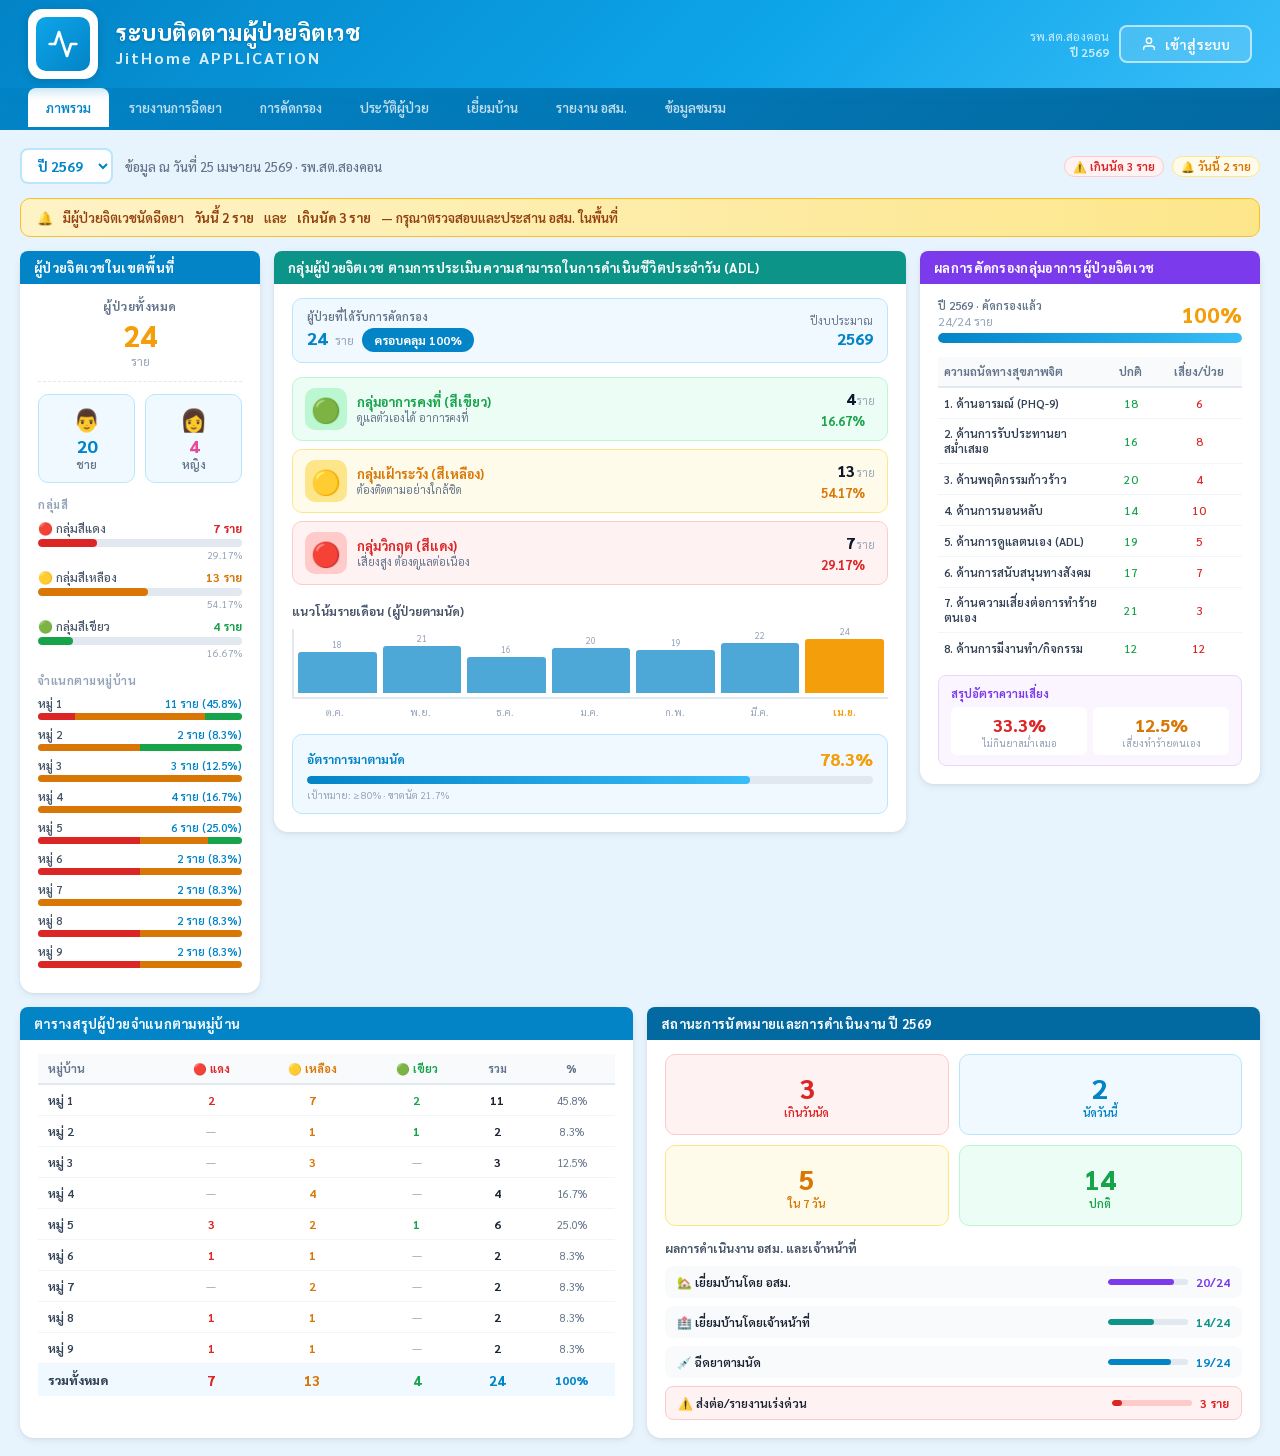
<file: project/JitHome Dashboard.html>
<!DOCTYPE html>
<html lang="th">
<head>
<meta charset="UTF-8">
<meta name="viewport" content="width=device-width, initial-scale=1.0">
<title>JitHome — ระบบติดตามผู้ป่วยจิตเวช</title>
<link href="https://fonts.googleapis.com/css2?family=Sarabun:wght@300;400;500;600;700;800&display=swap" rel="stylesheet">
<style>
*,*::before,*::after{box-sizing:border-box;margin:0;padding:0}
body{font-family:'Sarabun',sans-serif;background:#e8f4fd;min-height:100vh;color:#1a2332;-webkit-font-smoothing:antialiased}

/* ─── HEADER ─── */
.app-header{background:linear-gradient(135deg,#0284c7 0%,#0ea5e9 60%,#38bdf8 100%);padding:0 28px;display:flex;align-items:center;justify-content:space-between;min-height:88px;position:sticky;top:0;z-index:20;box-shadow:0 2px 12px rgba(2,132,199,.3)}
.header-brand{display:flex;align-items:center;gap:18px}
.logo-box{width:70px;height:70px;background:#fff;border-radius:14px;display:flex;align-items:center;justify-content:center;box-shadow:0 2px 8px rgba(0,0,0,.15);flex-shrink:0}
.logo-inner{width:54px;height:54px;background:linear-gradient(135deg,#0ea5e9,#0284c7);border-radius:10px;display:flex;align-items:center;justify-content:center}
.logo-text-wrap{display:flex;flex-direction:column}
.logo-th{font-size:22px;font-weight:800;color:#fff;letter-spacing:.5px;line-height:1.1;text-shadow:0 1px 3px rgba(0,0,0,.2)}
.logo-en{font-size:16px;font-weight:700;color:rgba(255,255,255,.85);letter-spacing:2px;margin-top:2px}
.header-login{background:rgba(255,255,255,.15);border:2px solid rgba(255,255,255,.6);color:#fff;padding:8px 20px;border-radius:8px;font-family:'Sarabun',sans-serif;font-size:14px;font-weight:600;cursor:pointer;display:flex;align-items:center;gap:8px;transition:.15s;white-space:nowrap}
.header-login:hover{background:rgba(255,255,255,.25)}

/* ─── NAV TABS ─── */
.nav-bar{background:linear-gradient(135deg,#0284c7,#0369a1);padding:0 28px;display:flex;align-items:flex-end;gap:2px;overflow-x:auto;scrollbar-width:none}
.nav-bar::-webkit-scrollbar{display:none}
.nav-tab{padding:11px 18px;font-size:13px;font-weight:600;color:rgba(255,255,255,.75);cursor:pointer;border-radius:8px 8px 0 0;border:none;background:none;font-family:'Sarabun',sans-serif;white-space:nowrap;transition:.15s;border-bottom:3px solid transparent}
.nav-tab:hover{color:#fff;background:rgba(255,255,255,.1)}
.nav-tab.active{background:#fff;color:#0284c7;border-bottom:3px solid #0284c7}

/* ─── MAIN CONTENT ─── */
.main{padding:18px 20px;max-width:1400px;margin:0 auto}

/* ─── YEAR SELECTOR ─── */
.year-bar{display:flex;align-items:center;gap:12px;margin-bottom:14px}
.year-select{padding:6px 12px;border:2px solid #bae6fd;border-radius:8px;font-family:'Sarabun',sans-serif;font-size:14px;font-weight:700;color:#0284c7;background:#fff;cursor:pointer;outline:none}
.year-label{font-size:13px;color:#64748b;font-weight:500}

/* ─── 3-COL GRID ─── */
.dashboard-grid{display:grid;grid-template-columns:240px 1fr 340px;gap:14px;align-items:start}
@media(max-width:1100px){.dashboard-grid{grid-template-columns:220px 1fr 300px}}
@media(max-width:860px){.dashboard-grid{grid-template-columns:1fr;gap:12px}}

/* ─── CARD ─── */
.card{background:#fff;border-radius:14px;padding:18px;box-shadow:0 2px 8px rgba(0,0,0,.07),0 1px 3px rgba(0,0,0,.05)}
.card-title{font-size:13px;font-weight:700;color:#fff;background:#0284c7;border-radius:8px 8px 0 0;padding:8px 14px;margin:-18px -18px 14px;letter-spacing:.3px}
.card-title.purple{background:#7c3aed}
.card-title.teal{background:#0d9488}

/* ─── LEFT PANEL ─── */
.total-box{text-align:center;padding-bottom:12px;border-bottom:1px dashed #e2e8f0;margin-bottom:12px}
.total-label{font-size:12px;font-weight:700;color:#64748b;text-transform:uppercase;letter-spacing:.5px}
.total-num{font-size:30px;font-weight:800;color:#f59e0b;line-height:1.1;margin:4px 0 2px}
.total-unit{font-size:12px;color:#94a3b8}
.gender-row{display:flex;gap:10px;margin-bottom:14px}
.gender-box{flex:1;background:#f0f9ff;border-radius:10px;padding:10px;text-align:center;border:1.5px solid #bae6fd}
.gender-num{font-size:18px;font-weight:800;margin:4px 0 2px;line-height:1}
.gender-label{font-size:11px;color:#64748b;font-weight:600}
.age-row{margin-bottom:8px}
.age-label{display:flex;justify-content:space-between;font-size:12px;color:#475569;margin-bottom:3px;font-weight:500}
.age-bar{height:8px;background:#e2e8f0;border-radius:4px;overflow:hidden}
.age-fill{height:100%;border-radius:4px;transition:width .6s ease}

/* ─── MIDDLE PANEL ─── */
.section-sub{font-size:12px;color:#64748b;margin-bottom:14px;line-height:1.6;font-weight:500}
.adl-row{display:flex;align-items:center;gap:10px;padding:10px 12px;border-radius:10px;margin-bottom:8px;border:1.5px solid transparent}
.adl-icon{width:42px;height:42px;border-radius:10px;display:flex;align-items:center;justify-content:center;flex-shrink:0;font-size:20px}
.adl-name{font-size:13px;font-weight:700;flex:1}
.adl-count{font-size:16px;font-weight:800;color:#0f172a}
.adl-unit{font-size:11px;color:#94a3b8;margin-left:2px}
.adl-pct{font-size:13px;font-weight:700;padding:3px 10px;border-radius:20px;white-space:nowrap}

.screened-box{background:#f0f9ff;border:1.5px solid #bae6fd;border-radius:10px;padding:10px 14px;margin-bottom:14px;display:flex;align-items:center;justify-content:space-between}
.screened-num{font-size:18px;font-weight:800;color:#0284c7}
.screened-pct{font-size:13px;color:#64748b}
.cov-pill{background:#0284c7;color:#fff;padding:4px 12px;border-radius:20px;font-size:12px;font-weight:700}

/* ─── RIGHT PANEL ─── */
.coverage-bar-wrap{margin-bottom:14px}
.coverage-row{display:flex;align-items:center;justify-content:space-between;margin-bottom:4px}
.coverage-pct{font-size:22px;font-weight:800;color:#f59e0b}
.coverage-detail{font-size:11px;color:#94a3b8}
.progress-main{height:10px;background:#e2e8f0;border-radius:5px;overflow:hidden;margin-bottom:12px}
.progress-fill{height:100%;background:linear-gradient(90deg,#0284c7,#38bdf8);border-radius:5px;transition:width .8s ease}

.screen-table{width:100%;border-collapse:collapse;font-size:12px}
.screen-table th{padding:7px 8px;font-weight:700;font-size:11px;text-align:center;color:#64748b;background:#f8fafc;border-bottom:2px solid #e2e8f0}
.screen-table th:first-child{text-align:left;padding-left:6px}
.screen-table td{padding:7px 8px;border-bottom:1px solid #f1f5f9;text-align:center;font-weight:500}
.screen-table td:first-child{text-align:left;font-size:11.5px;color:#334155;padding-left:6px;font-weight:600}
.screen-table tr:last-child td{border-bottom:none}
.screen-table tr:hover td{background:#f8fafc}
.num-ok{color:#16a34a;font-weight:700}
.num-risk{color:#dc2626;font-weight:700}

/* ─── BOTTOM ROW ─── */
.bottom-grid{display:grid;grid-template-columns:1fr 1fr;gap:14px;margin-top:14px}
@media(max-width:700px){.bottom-grid{grid-template-columns:1fr}}

.village-table{width:100%;border-collapse:collapse;font-size:12px}
.village-table th{padding:7px 10px;font-size:11px;font-weight:700;color:#64748b;background:#f8fafc;border-bottom:2px solid #e2e8f0;text-align:center}
.village-table th:first-child{text-align:left}
.village-table td{padding:7px 10px;border-bottom:1px solid #f1f5f9;text-align:center}
.village-table td:first-child{text-align:left;font-weight:600;color:#334155}
.village-table tr:last-child td{border-bottom:none;font-weight:800;background:#f0f9ff}

.trend-row{display:flex;align-items:flex-end;gap:4px;height:60px;padding:0 4px}
.trend-bar-wrap{flex:1;display:flex;flex-direction:column;align-items:center;gap:4px}
.trend-bar{width:100%;border-radius:4px 4px 0 0;min-height:4px;transition:height .6s ease}
.trend-label{font-size:9px;color:#94a3b8;white-space:nowrap}

/* ─── MINI CHIPS ─── */
.chip{display:inline-flex;align-items:center;gap:4px;padding:2px 8px;border-radius:20px;font-size:11px;font-weight:700}
.chip.red{background:#fef2f2;color:#dc2626;border:1px solid #fecaca}
.chip.yellow{background:#fffbeb;color:#d97706;border:1px solid #fde68a}
.chip.green{background:#ecfdf5;color:#16a34a;border:1px solid #bbf7d0}

/* ─── NOTIFICATION BAR ─── */
.notif-bar{background:linear-gradient(90deg,#fef3c7,#fde68a);border:1.5px solid #fbbf24;border-radius:10px;padding:10px 16px;margin-bottom:14px;display:flex;align-items:center;gap:10px;font-size:13px;color:#92400e;font-weight:600}
</style>
</head>
<body>

<!-- HEADER -->
<div class="app-header">
  <div class="header-brand">
    <div class="logo-box">
      <div class="logo-inner">
        <svg width="32" height="32" viewBox="0 0 24 24" fill="none" stroke="#fff" stroke-width="2" stroke-linecap="round" stroke-linejoin="round">
          <path d="M22 12h-4l-3 9L9 3l-3 9H2"/>
        </svg>
      </div>
    </div>
    <div class="logo-text-wrap">
      <div class="logo-th">ระบบติดตามผู้ป่วยจิตเวช</div>
      <div class="logo-en">JitHome APPLICATION</div>
    </div>
  </div>
  <div style="display:flex;align-items:center;gap:10px">
    <div style="font-size:12px;color:rgba(255,255,255,.75);text-align:right">รพ.สต.สองคอน<br><span style="font-weight:700">ปี 2569</span></div>
    <button class="header-login">
      <svg width="16" height="16" viewBox="0 0 24 24" fill="none" stroke="currentColor" stroke-width="2"><path d="M20 21v-2a4 4 0 00-4-4H8a4 4 0 00-4 4v2"/><circle cx="12" cy="7" r="4"/></svg>
      เข้าสู่ระบบ
    </button>
  </div>
</div>

<!-- NAV TABS -->
<div class="nav-bar">
  <button class="nav-tab active" onclick="setTab(this)">ภาพรวม</button>
  <button class="nav-tab" onclick="setTab(this)">รายงานการฉีดยา</button>
  <button class="nav-tab" onclick="setTab(this)">การคัดกรอง</button>
  <button class="nav-tab" onclick="setTab(this)">ประวัติผู้ป่วย</button>
  <button class="nav-tab" onclick="setTab(this)">เยี่ยมบ้าน</button>
  <button class="nav-tab" onclick="setTab(this)">รายงาน อสม.</button>
  <button class="nav-tab" onclick="setTab(this)">ข้อมูลชมรม</button>
</div>

<!-- MAIN -->
<div class="main">

  <!-- Year bar -->
  <div class="year-bar">
    <select class="year-select" id="yearSel" onchange="updateYear()">
      <option>ปี 2569</option>
      <option>ปี 2568</option>
      <option>ปี 2567</option>
    </select>
    <span class="year-label">ข้อมูล ณ วันที่ 25 เมษายน 2569 · รพ.สต.สองคอน</span>
    <div style="margin-left:auto;display:flex;gap:8px">
      <span class="chip red">⚠️ เกินนัด 3 ราย</span>
      <span class="chip yellow">🔔 วันนี้ 2 ราย</span>
    </div>
  </div>

  <!-- Notification -->
  <div class="notif-bar">
    <span>🔔</span>
    มีผู้ป่วยจิตเวชนัดฉีดยา <strong>วันนี้ 2 ราย</strong> และ <strong>เกินนัด 3 ราย</strong> — กรุณาตรวจสอบและประสาน อสม. ในพื้นที่
  </div>

  <!-- 3-col grid -->
  <div class="dashboard-grid">

    <!-- LEFT: Population stats -->
    <div class="card">
      <div class="card-title">ผู้ป่วยจิตเวชในเขตพื้นที่</div>
      <div class="total-box">
        <div class="total-label">ผู้ป่วยทั้งหมด</div>
        <div class="total-num" id="totalNum">24</div>
        <div class="total-unit">ราย</div>
      </div>

      <div class="gender-row">
        <div class="gender-box">
          <div style="font-size:22px">👨</div>
          <div class="gender-num" style="color:#0284c7" id="maleNum">20</div>
          <div class="gender-label">ชาย</div>
        </div>
        <div class="gender-box">
          <div style="font-size:22px">👩</div>
          <div class="gender-num" style="color:#ec4899" id="femaleNum">4</div>
          <div class="gender-label">หญิง</div>
        </div>
      </div>

      <!-- By group color -->
      <div style="margin-bottom:14px">
        <div style="font-size:11px;font-weight:700;color:#94a3b8;text-transform:uppercase;letter-spacing:.5px;margin-bottom:8px">กลุ่มสี</div>
        <div class="age-row">
          <div class="age-label"><span>🔴 กลุ่มสีแดง</span><span style="font-weight:700;color:#dc2626" id="redCount">7 ราย</span></div>
          <div class="age-bar"><div class="age-fill" id="redBar" style="background:#dc2626;width:29%"></div></div>
          <div style="font-size:10px;color:#94a3b8;text-align:right;margin-top:1px" id="redPct">29.17%</div>
        </div>
        <div class="age-row" style="margin-top:8px">
          <div class="age-label"><span>🟡 กลุ่มสีเหลือง</span><span style="font-weight:700;color:#d97706" id="yellowCount">13 ราย</span></div>
          <div class="age-bar"><div class="age-fill" id="yellowBar" style="background:#d97706;width:54%"></div></div>
          <div style="font-size:10px;color:#94a3b8;text-align:right;margin-top:1px" id="yellowPct">54.17%</div>
        </div>
        <div class="age-row" style="margin-top:8px">
          <div class="age-label"><span>🟢 กลุ่มสีเขียว</span><span style="font-weight:700;color:#16a34a" id="greenCount">4 ราย</span></div>
          <div class="age-bar"><div class="age-fill" id="greenBar" style="background:#16a34a;width:17%"></div></div>
          <div style="font-size:10px;color:#94a3b8;text-align:right;margin-top:1px" id="greenPct">16.67%</div>
        </div>
      </div>

      <!-- By village -->
      <div style="font-size:11px;font-weight:700;color:#94a3b8;text-transform:uppercase;letter-spacing:.5px;margin-bottom:8px">จำแนกตามหมู่บ้าน</div>
      <div id="villageBreakdown"></div>
    </div>

    <!-- MIDDLE: ADL-style group breakdown -->
    <div class="card">
      <div class="card-title teal">กลุ่มผู้ป่วยจิตเวช ตามการประเมินความสามารถในการดำเนินชีวิตประจำวัน (ADL)</div>

      <div class="screened-box">
        <div>
          <div style="font-size:11px;color:#64748b;font-weight:600">ผู้ป่วยที่ได้รับการคัดกรอง</div>
          <div style="display:flex;align-items:baseline;gap:8px;margin-top:2px">
            <span class="screened-num" id="screenedNum">24</span>
            <span style="font-size:12px;color:#94a3b8">ราย</span>
            <span class="cov-pill" id="coveragePill">ครอบคลุม 100%</span>
          </div>
        </div>
        <div style="text-align:right">
          <div style="font-size:11px;color:#64748b">ปีงบประมาณ</div>
          <div style="font-size:16px;font-weight:800;color:#0284c7">2569</div>
        </div>
      </div>

      <!-- ADL groups -->
      <div class="adl-row" style="background:#ecfdf5;border-color:#bbf7d0">
        <div class="adl-icon" style="background:#bbf7d0;font-size:24px">🟢</div>
        <div style="flex:1">
          <div class="adl-name" style="color:#16a34a">กลุ่มอาการคงที่ (สีเขียว)</div>
          <div style="font-size:11px;color:#64748b">ดูแลตัวเองได้ อาการคงที่</div>
        </div>
        <div style="text-align:right">
          <span class="adl-count" id="stableCount">4</span><span class="adl-unit">ราย</span><br>
          <span class="adl-pct" style="background:#ecfdf5;color:#16a34a" id="stablePct">16.67%</span>
        </div>
      </div>

      <div class="adl-row" style="background:#fffbeb;border-color:#fde68a">
        <div class="adl-icon" style="background:#fde68a;font-size:24px">🟡</div>
        <div style="flex:1">
          <div class="adl-name" style="color:#d97706">กลุ่มเฝ้าระวัง (สีเหลือง)</div>
          <div style="font-size:11px;color:#64748b">ต้องติดตามอย่างใกล้ชิด</div>
        </div>
        <div style="text-align:right">
          <span class="adl-count" id="watchCount">13</span><span class="adl-unit">ราย</span><br>
          <span class="adl-pct" style="background:#fffbeb;color:#d97706" id="watchPct">54.17%</span>
        </div>
      </div>

      <div class="adl-row" style="background:#fef2f2;border-color:#fecaca">
        <div class="adl-icon" style="background:#fecaca;font-size:24px">🔴</div>
        <div style="flex:1">
          <div class="adl-name" style="color:#dc2626">กลุ่มวิกฤต (สีแดง)</div>
          <div style="font-size:11px;color:#64748b">เสี่ยงสูง ต้องดูแลต่อเนื่อง</div>
        </div>
        <div style="text-align:right">
          <span class="adl-count" id="critCount">7</span><span class="adl-unit">ราย</span><br>
          <span class="adl-pct" style="background:#fef2f2;color:#dc2626" id="critPct">29.17%</span>
        </div>
      </div>

      <!-- Trend chart -->
      <div style="margin-top:18px">
        <div style="font-size:12px;font-weight:700;color:#475569;margin-bottom:10px">แนวโน้มรายเดือน (ผู้ป่วยตามนัด)</div>
        <div style="display:flex;align-items:flex-end;gap:4px;height:70px;padding:0 4px;border-bottom:2px solid #e2e8f0;border-left:2px solid #e2e8f0;margin-bottom:6px">
          <div id="trendBars" style="display:flex;align-items:flex-end;gap:6px;width:100%;height:100%;padding-bottom:4px"></div>
        </div>
        <div id="trendLabels" style="display:flex;gap:6px;padding:0 4px"></div>
      </div>

      <!-- Compliance rate -->
      <div style="margin-top:16px;padding:12px 14px;background:#f0f9ff;border-radius:10px;border:1.5px solid #bae6fd">
        <div style="display:flex;justify-content:space-between;align-items:center;margin-bottom:6px">
          <div style="font-size:12px;font-weight:700;color:#0284c7">อัตราการมาตามนัด</div>
          <span style="font-size:18px;font-weight:800;color:#f59e0b">78.3%</span>
        </div>
        <div style="height:8px;background:#e2e8f0;border-radius:4px;overflow:hidden">
          <div style="width:78.3%;height:100%;background:linear-gradient(90deg,#0284c7,#38bdf8);border-radius:4px"></div>
        </div>
        <div style="font-size:10px;color:#94a3b8;margin-top:4px">เป้าหมาย: ≥ 80% · ขาดนัด 21.7%</div>
      </div>
    </div>

    <!-- RIGHT: Screening results -->
    <div class="card">
      <div class="card-title purple">ผลการคัดกรองกลุ่มอาการผู้ป่วยจิตเวช</div>

      <div class="coverage-bar-wrap">
        <div class="coverage-row">
          <div>
            <div style="font-size:11px;color:#64748b;font-weight:600">ปี 2569 · คัดกรองแล้ว</div>
            <div style="font-size:12px;color:#94a3b8">24/24 ราย</div>
          </div>
          <div class="coverage-pct">100%</div>
        </div>
        <div class="progress-main">
          <div class="progress-fill" style="width:100%"></div>
        </div>
      </div>

      <table class="screen-table">
        <thead>
          <tr>
            <th style="width:55%">ความถนัดทางสุขภาพจิต</th>
            <th>ปกติ</th>
            <th>เสี่ยง/ป่วย</th>
          </tr>
        </thead>
        <tbody>
          <tr>
            <td>1. ด้านอารมณ์ (PHQ-9)</td>
            <td class="num-ok">18</td>
            <td class="num-risk">6</td>
          </tr>
          <tr>
            <td>2. ด้านการรับประทานยาสม่ำเสมอ</td>
            <td class="num-ok">16</td>
            <td class="num-risk">8</td>
          </tr>
          <tr>
            <td>3. ด้านพฤติกรรมก้าวร้าว</td>
            <td class="num-ok">20</td>
            <td class="num-risk">4</td>
          </tr>
          <tr>
            <td>4. ด้านการนอนหลับ</td>
            <td class="num-ok">14</td>
            <td class="num-risk">10</td>
          </tr>
          <tr>
            <td>5. ด้านการดูแลตนเอง (ADL)</td>
            <td class="num-ok">19</td>
            <td class="num-risk">5</td>
          </tr>
          <tr>
            <td>6. ด้านการสนับสนุนทางสังคม</td>
            <td class="num-ok">17</td>
            <td class="num-risk">7</td>
          </tr>
          <tr>
            <td>7. ด้านความเสี่ยงต่อการทำร้ายตนเอง</td>
            <td class="num-ok">21</td>
            <td class="num-risk">3</td>
          </tr>
          <tr>
            <td>8. ด้านการมีงานทำ/กิจกรรม</td>
            <td class="num-ok">12</td>
            <td class="num-risk">12</td>
          </tr>
        </tbody>
      </table>

      <div style="margin-top:12px;padding:10px 12px;background:#faf5ff;border-radius:8px;border:1px solid #e9d5ff">
        <div style="font-size:11px;font-weight:700;color:#7c3aed;margin-bottom:6px">สรุปอัตราความเสี่ยง</div>
        <div style="display:grid;grid-template-columns:1fr 1fr;gap:6px">
          <div style="text-align:center;background:#fff;border-radius:6px;padding:6px">
            <div style="font-size:18px;font-weight:800;color:#dc2626">33.3%</div>
            <div style="font-size:10px;color:#94a3b8">ไม่กินยาสม่ำเสมอ</div>
          </div>
          <div style="text-align:center;background:#fff;border-radius:6px;padding:6px">
            <div style="font-size:18px;font-weight:800;color:#d97706">12.5%</div>
            <div style="font-size:10px;color:#94a3b8">เสี่ยงทำร้ายตนเอง</div>
          </div>
        </div>
      </div>
    </div>
  </div>

  <!-- BOTTOM ROW -->
  <div class="bottom-grid">

    <!-- Village breakdown table -->
    <div class="card">
      <div class="card-title">ตารางสรุปผู้ป่วยจำแนกตามหมู่บ้าน</div>
      <table class="village-table" id="villageTable">
        <thead>
          <tr>
            <th>หมู่บ้าน</th>
            <th style="color:#dc2626">🔴 แดง</th>
            <th style="color:#d97706">🟡 เหลือง</th>
            <th style="color:#16a34a">🟢 เขียว</th>
            <th>รวม</th>
            <th>%</th>
          </tr>
        </thead>
        <tbody id="villageTableBody"></tbody>
      </table>
    </div>

    <!-- Appointment status + Action stats -->
    <div class="card">
      <div class="card-title" style="background:#0369a1">สถานะการนัดหมายและการดำเนินงาน ปี 2569</div>
      <div style="display:grid;grid-template-columns:1fr 1fr;gap:10px;margin-bottom:14px">
        <div style="text-align:center;padding:14px 10px;background:#fef2f2;border-radius:10px;border:1.5px solid #fecaca">
          <div style="font-size:28px;font-weight:800;color:#dc2626">3</div>
          <div style="font-size:11px;color:#dc2626;font-weight:600">เกินวันนัด</div>
        </div>
        <div style="text-align:center;padding:14px 10px;background:#f0f9ff;border-radius:10px;border:1.5px solid #bae6fd">
          <div style="font-size:28px;font-weight:800;color:#0284c7">2</div>
          <div style="font-size:11px;color:#0284c7;font-weight:600">นัดวันนี้</div>
        </div>
        <div style="text-align:center;padding:14px 10px;background:#fffbeb;border-radius:10px;border:1.5px solid #fde68a">
          <div style="font-size:28px;font-weight:800;color:#d97706">5</div>
          <div style="font-size:11px;color:#d97706;font-weight:600">ใน 7 วัน</div>
        </div>
        <div style="text-align:center;padding:14px 10px;background:#ecfdf5;border-radius:10px;border:1.5px solid #bbf7d0">
          <div style="font-size:28px;font-weight:800;color:#16a34a">14</div>
          <div style="font-size:11px;color:#16a34a;font-weight:600">ปกติ</div>
        </div>
      </div>

      <div style="font-size:12px;font-weight:700;color:#475569;margin-bottom:10px">ผลการดำเนินงาน อสม. และเจ้าหน้าที่</div>
      <div style="display:flex;flex-direction:column;gap:8px">
        <div style="display:flex;align-items:center;justify-content:space-between;padding:8px 12px;background:#f8fafc;border-radius:8px">
          <span style="font-size:12px;font-weight:600">🏡 เยี่ยมบ้านโดย อสม.</span>
          <div style="display:flex;align-items:center;gap:8px">
            <div style="width:80px;height:6px;background:#e2e8f0;border-radius:3px;overflow:hidden"><div style="width:83%;height:100%;background:#7c3aed;border-radius:3px"></div></div>
            <span style="font-size:12px;font-weight:700;color:#7c3aed">20/24</span>
          </div>
        </div>
        <div style="display:flex;align-items:center;justify-content:space-between;padding:8px 12px;background:#f8fafc;border-radius:8px">
          <span style="font-size:12px;font-weight:600">🏥 เยี่ยมบ้านโดยเจ้าหน้าที่</span>
          <div style="display:flex;align-items:center;gap:8px">
            <div style="width:80px;height:6px;background:#e2e8f0;border-radius:3px;overflow:hidden"><div style="width:58%;height:100%;background:#0d9488;border-radius:3px"></div></div>
            <span style="font-size:12px;font-weight:700;color:#0d9488">14/24</span>
          </div>
        </div>
        <div style="display:flex;align-items:center;justify-content:space-between;padding:8px 12px;background:#f8fafc;border-radius:8px">
          <span style="font-size:12px;font-weight:600">💉 ฉีดยาตามนัด</span>
          <div style="display:flex;align-items:center;gap:8px">
            <div style="width:80px;height:6px;background:#e2e8f0;border-radius:3px;overflow:hidden"><div style="width:79%;height:100%;background:#0284c7;border-radius:3px"></div></div>
            <span style="font-size:12px;font-weight:700;color:#0284c7">19/24</span>
          </div>
        </div>
        <div style="display:flex;align-items:center;justify-content:space-between;padding:8px 12px;background:#fef2f2;border-radius:8px;border:1px solid #fecaca">
          <span style="font-size:12px;font-weight:600">⚠️ ส่งต่อ/รายงานเร่งด่วน</span>
          <div style="display:flex;align-items:center;gap:8px">
            <div style="width:80px;height:6px;background:#fecaca;border-radius:3px;overflow:hidden"><div style="width:13%;height:100%;background:#dc2626;border-radius:3px"></div></div>
            <span style="font-size:12px;font-weight:700;color:#dc2626">3 ราย</span>
          </div>
        </div>
      </div>
    </div>
  </div>

</div>

<script>
// Tab nav
function setTab(el){
  document.querySelectorAll('.nav-tab').forEach(t=>t.classList.remove('active'));
  el.classList.add('active');
}

// Village data
const villages=[
  {name:'หมู่ 1',red:2,yellow:7,green:2},
  {name:'หมู่ 2',red:0,yellow:1,green:1},
  {name:'หมู่ 3',red:0,yellow:3,green:0},
  {name:'หมู่ 4',red:0,yellow:4,green:0},
  {name:'หมู่ 5',red:3,yellow:2,green:1},
  {name:'หมู่ 6',red:1,yellow:1,green:0},
  {name:'หมู่ 7',red:0,yellow:2,green:0},
  {name:'หมู่ 8',red:1,yellow:1,green:0},
  {name:'หมู่ 9',red:1,yellow:1,green:0},
];
const total=24;

// Village breakdown in left panel
const vbEl=document.getElementById('villageBreakdown');
villages.forEach(v=>{
  const t=v.red+v.yellow+v.green;
  if(t===0)return;
  const pct=(t/total*100).toFixed(1);
  vbEl.innerHTML+=`<div style="margin-bottom:7px">
    <div style="display:flex;justify-content:space-between;font-size:11px;color:#475569;margin-bottom:2px;font-weight:600">
      <span>${v.name}</span><span style="color:#0284c7">${t} ราย (${pct}%)</span>
    </div>
    <div style="display:flex;height:7px;border-radius:4px;overflow:hidden;background:#e2e8f0">
      ${v.red>0?`<div style="flex:${v.red};background:#dc2626"></div>`:''}
      ${v.yellow>0?`<div style="flex:${v.yellow};background:#d97706"></div>`:''}
      ${v.green>0?`<div style="flex:${v.green};background:#16a34a"></div>`:''}
    </div>
  </div>`;
});

// Village table
const tbody=document.getElementById('villageTableBody');
villages.forEach(v=>{
  const t=v.red+v.yellow+v.green;
  if(t===0)return;
  const pct=(t/total*100).toFixed(1);
  tbody.innerHTML+=`<tr>
    <td>${v.name}</td>
    <td style="color:${v.red>0?'#dc2626':'#94a3b8'};font-weight:${v.red>0?700:400}">${v.red||'—'}</td>
    <td style="color:${v.yellow>0?'#d97706':'#94a3b8'};font-weight:${v.yellow>0?700:400}">${v.yellow||'—'}</td>
    <td style="color:${v.green>0?'#16a34a':'#94a3b8'};font-weight:${v.green>0?700:400}">${v.green||'—'}</td>
    <td style="font-weight:700">${t}</td>
    <td style="font-size:11px;color:#64748b">${pct}%</td>
  </tr>`;
});
// Total row
tbody.innerHTML+=`<tr>
  <td>รวมทั้งหมด</td>
  <td style="color:#dc2626;font-size:14px">7</td>
  <td style="color:#d97706;font-size:14px">13</td>
  <td style="color:#16a34a;font-size:14px">4</td>
  <td style="color:#0284c7;font-size:14px">24</td>
  <td style="color:#0284c7">100%</td>
</tr>`;

// Trend chart (monthly appointment adherence)
const months=['ต.ค.','พ.ย.','ธ.ค.','ม.ค.','ก.พ.','มี.ค.','เม.ย.'];
const vals=[18,21,16,20,19,22,24];
const maxV=Math.max(...vals);
const barsEl=document.getElementById('trendBars');
const labelsEl=document.getElementById('trendLabels');
months.forEach((m,i)=>{
  const h=Math.round((vals[i]/maxV)*54);
  const isLast=i===months.length-1;
  barsEl.innerHTML+=`<div style="flex:1;display:flex;flex-direction:column;align-items:center;justify-content:flex-end;gap:2px">
    <div style="font-size:9px;color:#94a3b8">${vals[i]}</div>
    <div style="width:100%;height:${h}px;background:${isLast?'#f59e0b':'#0284c7'};border-radius:3px 3px 0 0;opacity:${isLast?1:0.7}"></div>
  </div>`;
  labelsEl.innerHTML+=`<div style="flex:1;text-align:center;font-size:10px;color:${isLast?'#f59e0b':'#94a3b8'};font-weight:${isLast?700:400}">${m}</div>`;
});

// Year selector (demo)
function updateYear(){
  const y=document.getElementById('yearSel').value;
  document.querySelector('.year-label').textContent=`ข้อมูล ณ วันที่ 25 เมษายน ${y} · รพ.สต.สองคอน`;
}
</script>
</body>
</html>
</file>
